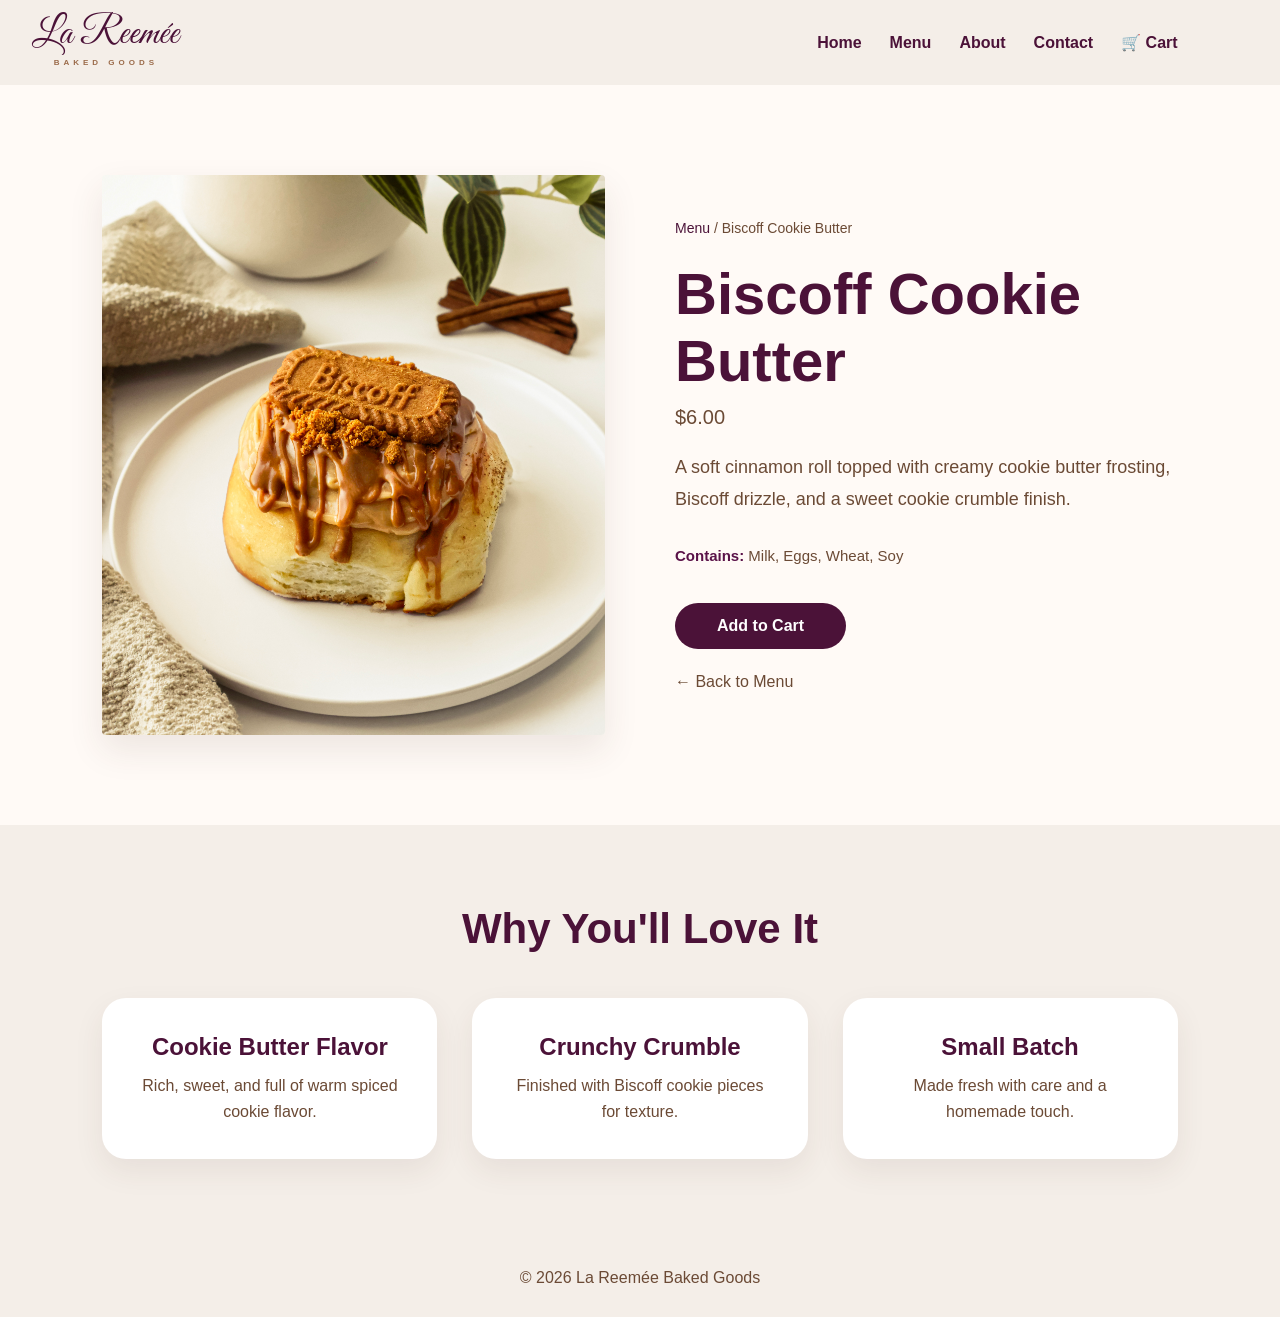
<file: biscoff.html>
<!DOCTYPE html>
<html lang="en">
<head>
    <meta charset="UTF-8">
    <meta name="viewport" content="width=device-width, initial-scale=1.0">
    <title>Biscoff Cookie Butter | La Reemée</title>

    <link rel="preconnect" href="https://fonts.googleapis.com">
    <link rel="preconnect" href="https://fonts.gstatic.com" crossorigin>

    <link href="https://fonts.googleapis.com/css2?family=Great+Vibes&display=swap" rel="stylesheet">

    <link rel="stylesheet" href="style.css">
</head>
<body>

<header class="navbar">
    <a href="index.html" class="logo">
        <div class="logo-text">La Reemée</div>
        <div class="logo-subtitle">Baked Goods</div>
    </a>

    <nav>
        <a href="index.html">Home</a>
        <a href="menu.html">Menu</a>
        <a href="about.html">About</a>
        <a href="contact.html">Contact</a>
        <a href="order.html">🛒 Cart</a>
    </nav>
</header>

<section class="product-page">

    <div class="product-image">
        <img src="images/biscofforiginal.jpg" alt="Biscoff Cookie Butter Cinnamon Roll">
    </div>

    <div class="product-info">
        <p class="breadcrumb">
            <a href="menu.html">Menu</a> / Biscoff Cookie Butter
        </p>

        <h1>Biscoff Cookie Butter</h1>

        <p class="product-price">$6.00</p>

        <p class="product-description">
            A soft cinnamon roll topped with creamy cookie butter frosting,
            Biscoff drizzle, and a sweet cookie crumble finish.
        </p>

    <div class="allergen-info">
        <strong>Contains:</strong> Milk, Eggs, Wheat, Soy
    </div>    

        <a href="order.html" class="product-btn">Add to Cart</a>

        <a href="menu.html" class="back-link">← Back to Menu</a>
    </div>

</section>

<section class="product-details">
    <h2>Why You'll Love It</h2>

    <div class="detail-grid">
        <div>
            <h3>Cookie Butter Flavor</h3>
            <p>Rich, sweet, and full of warm spiced cookie flavor.</p>
        </div>

        <div>
            <h3>Crunchy Crumble</h3>
            <p>Finished with Biscoff cookie pieces for texture.</p>
        </div>

        <div>
            <h3>Small Batch</h3>
            <p>Made fresh with care and a homemade touch.</p>
        </div>
    </div>
</section>

<footer>
    <p>© 2026 La Reemée Baked Goods</p>
</footer>

</body>
</html>
</file>
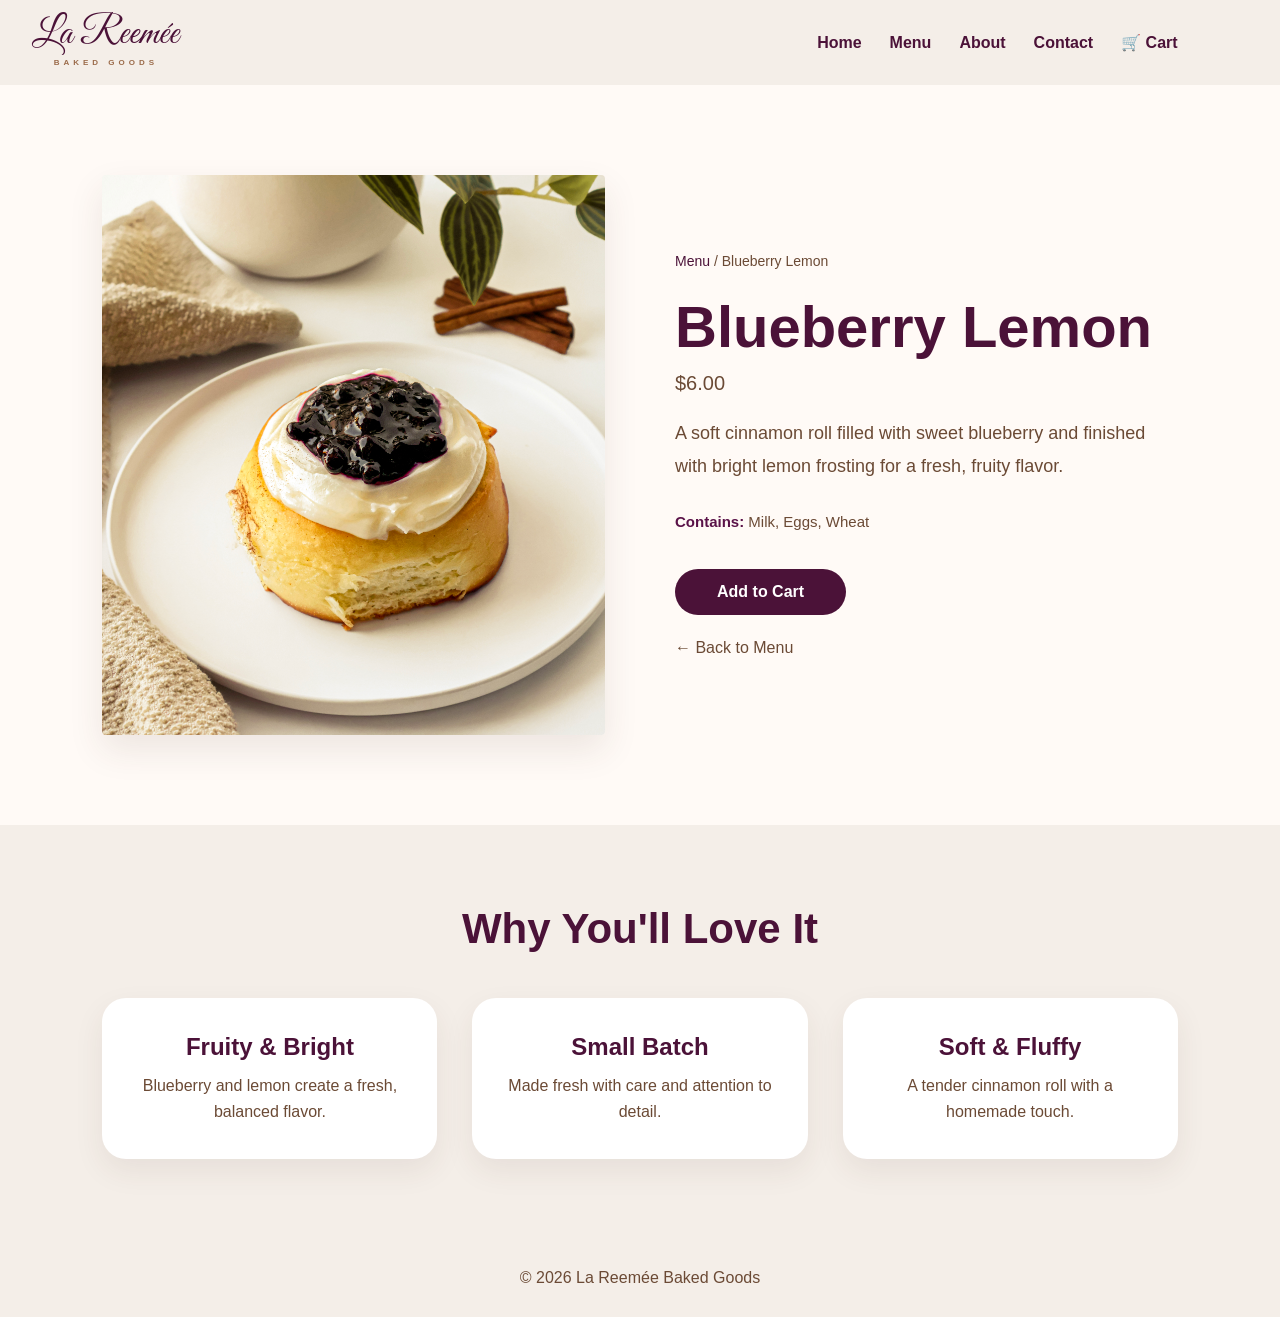
<file: blueberry-lemon.html>
<!DOCTYPE html>
<html lang="en">
<head>
    <meta charset="UTF-8">
    <meta name="viewport" content="width=device-width, initial-scale=1.0">
    <title>Blueberry Lemon | La Reemée</title>

    <link rel="preconnect" href="https://fonts.googleapis.com">
    <link rel="preconnect" href="https://fonts.gstatic.com" crossorigin>

    <link href="https://fonts.googleapis.com/css2?family=Great+Vibes&display=swap" rel="stylesheet">

    <link rel="stylesheet" href="style.css">
</head>
<body>

<header class="navbar">
    <a href="index.html" class="logo">
        <div class="logo-text">La Reemée</div>
        <div class="logo-subtitle">Baked Goods</div>
    </a>

    <nav>
        <a href="index.html">Home</a>
        <a href="menu.html">Menu</a>
        <a href="about.html">About</a>
        <a href="contact.html">Contact</a>
        <a href="order.html">🛒 Cart</a>
    </nav>
</header>

<section class="product-page">

    <div class="product-image">
        <img src="images/blueberrylemonoriginal.jpg" alt="Blueberry Lemon Cinnamon Roll">
    </div>

    <div class="product-info">
        <p class="breadcrumb">
            <a href="menu.html">Menu</a> / Blueberry Lemon
        </p>

        <h1>Blueberry Lemon</h1>

        <p class="product-price">$6.00</p>

        <p class="product-description">
            A soft cinnamon roll filled with sweet blueberry and finished with
            bright lemon frosting for a fresh, fruity flavor.
        </p>

    <div class="allergen-info">
        <strong>Contains:</strong> Milk, Eggs, Wheat
    </div>    

        <a href="order.html" class="product-btn">Add to Cart</a>

        <a href="menu.html" class="back-link">← Back to Menu</a>
    </div>

</section>

<section class="product-details">
    <h2>Why You'll Love It</h2>

    <div class="detail-grid">
        <div>
            <h3>Fruity & Bright</h3>
            <p>Blueberry and lemon create a fresh, balanced flavor.</p>
        </div>

        <div>
            <h3>Small Batch</h3>
            <p>Made fresh with care and attention to detail.</p>
        </div>

        <div>
            <h3>Soft & Fluffy</h3>
            <p>A tender cinnamon roll with a homemade touch.</p>
        </div>
    </div>
</section>

<footer>
    <p>© 2026 La Reemée Baked Goods</p>
</footer>

</body>
</html>
</file>
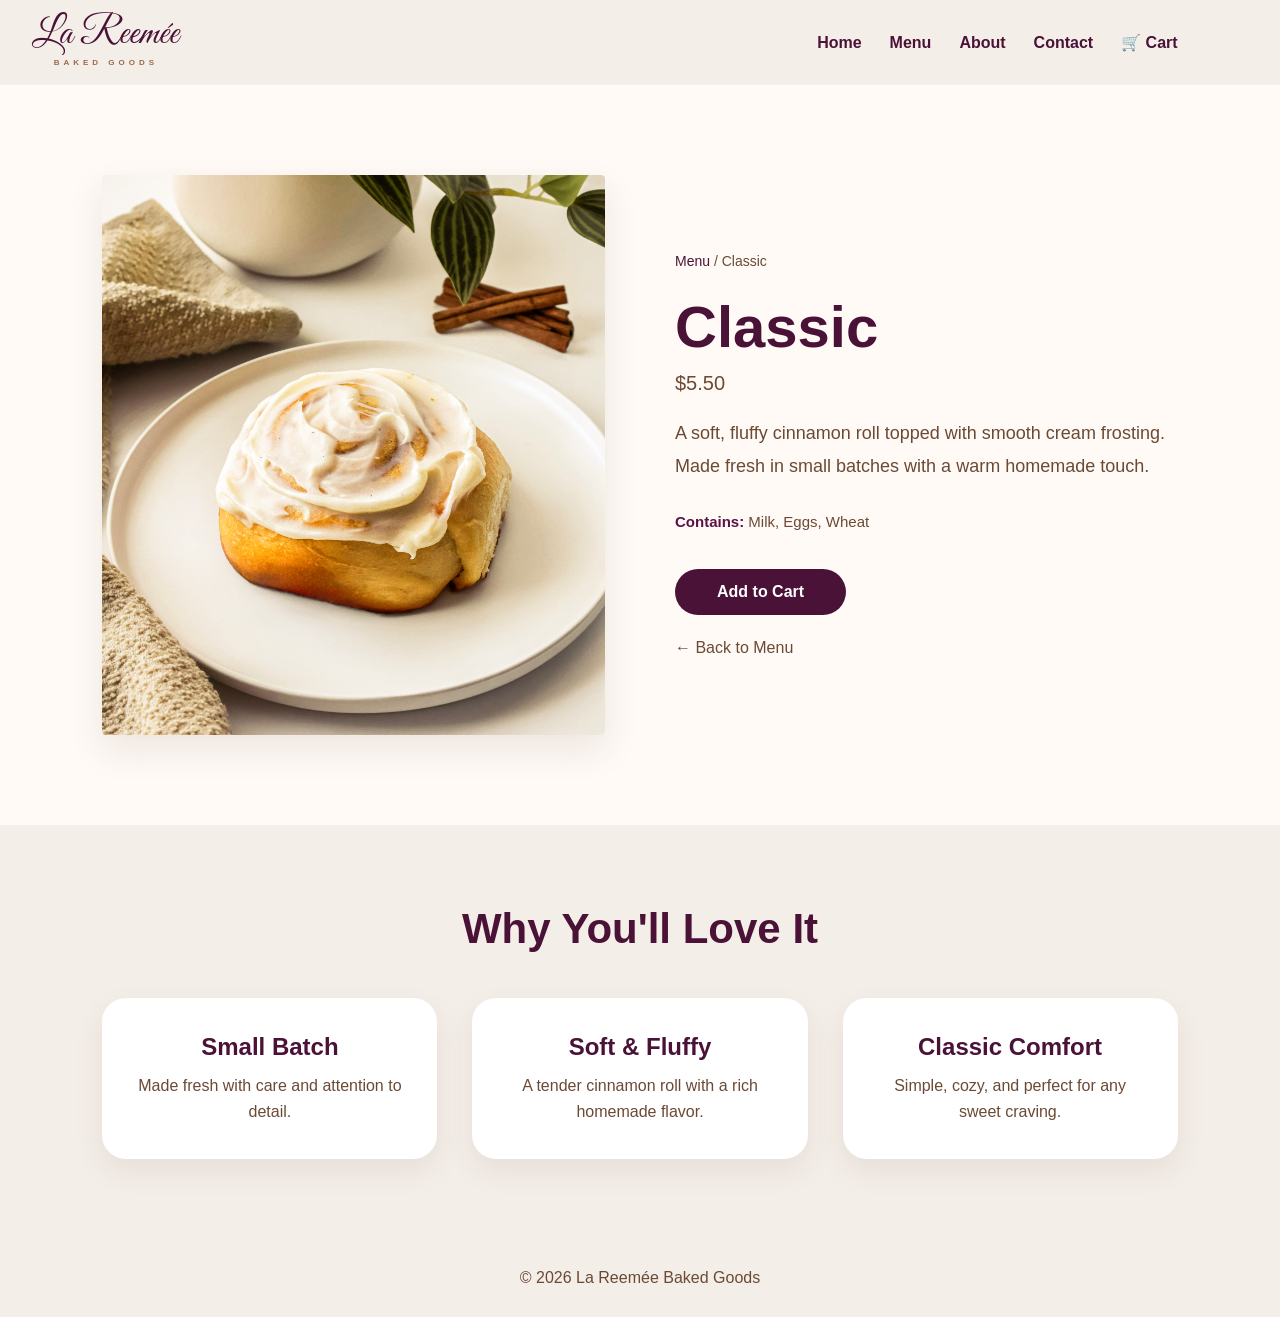
<file: classic.html>
<!DOCTYPE html>
<html lang="en">
<head>
    <meta charset="UTF-8">
    <meta name="viewport" content="width=device-width, initial-scale=1.0">
    <title>Classic | La Reemée</title>

    <link rel="preconnect" href="https://fonts.googleapis.com">
    <link rel="preconnect" href="https://fonts.gstatic.com" crossorigin>

    <link href="https://fonts.googleapis.com/css2?family=Great+Vibes&display=swap" rel="stylesheet">

    <link rel="stylesheet" href="https://cdnjs.cloudflare.com/ajax/libs/font-awesome/6.5.1/css/all.min.css">

    <link rel="stylesheet" href="style.css">
</head>
<body>

<header class="navbar">
    <a href="index.html" class="logo">
        <div class="logo-text">La Reemée</div>
        <div class="logo-subtitle">Baked Goods</div>
    </a>

    <nav>
        <a href="index.html">Home</a>
        <a href="menu.html">Menu</a>
        <a href="about.html">About</a>
        <a href="contact.html">Contact</a>
        <a href="order.html">🛒 Cart</a>
    </nav>
</header>

<section class="product-page">

    <div class="product-image">
        <img src="images/classicoriginal.jpg" alt="Classic Cinnamon Roll">
    </div>

    <div class="product-info">
        <p class="breadcrumb">
            <a href="menu.html">Menu</a> / Classic
        </p>

        <h1>Classic</h1>

        <p class="product-price">$5.50</p>

        <p class="product-description">
            A soft, fluffy cinnamon roll topped with smooth cream frosting.
            Made fresh in small batches with a warm homemade touch.
        </p>

    <div class="allergen-info">
        <strong>Contains:</strong> Milk, Eggs, Wheat
    </div>    

        <a href="order.html" class="product-btn">Add to Cart</a>

        <a href="menu.html" class="back-link">← Back to Menu</a>
    </div>

</section>

<section class="product-details">
    <h2>Why You'll Love It</h2>

    <div class="detail-grid">
        <div>
            <h3>Small Batch</h3>
            <p>Made fresh with care and attention to detail.</p>
        </div>

        <div>
            <h3>Soft & Fluffy</h3>
            <p>A tender cinnamon roll with a rich homemade flavor.</p>
        </div>

        <div>
            <h3>Classic Comfort</h3>
            <p>Simple, cozy, and perfect for any sweet craving.</p>
        </div>
    </div>
</section>

<footer>
    <p>© 2026 La Reemée Baked Goods</p>
</footer>

</body>
</html>
</file>
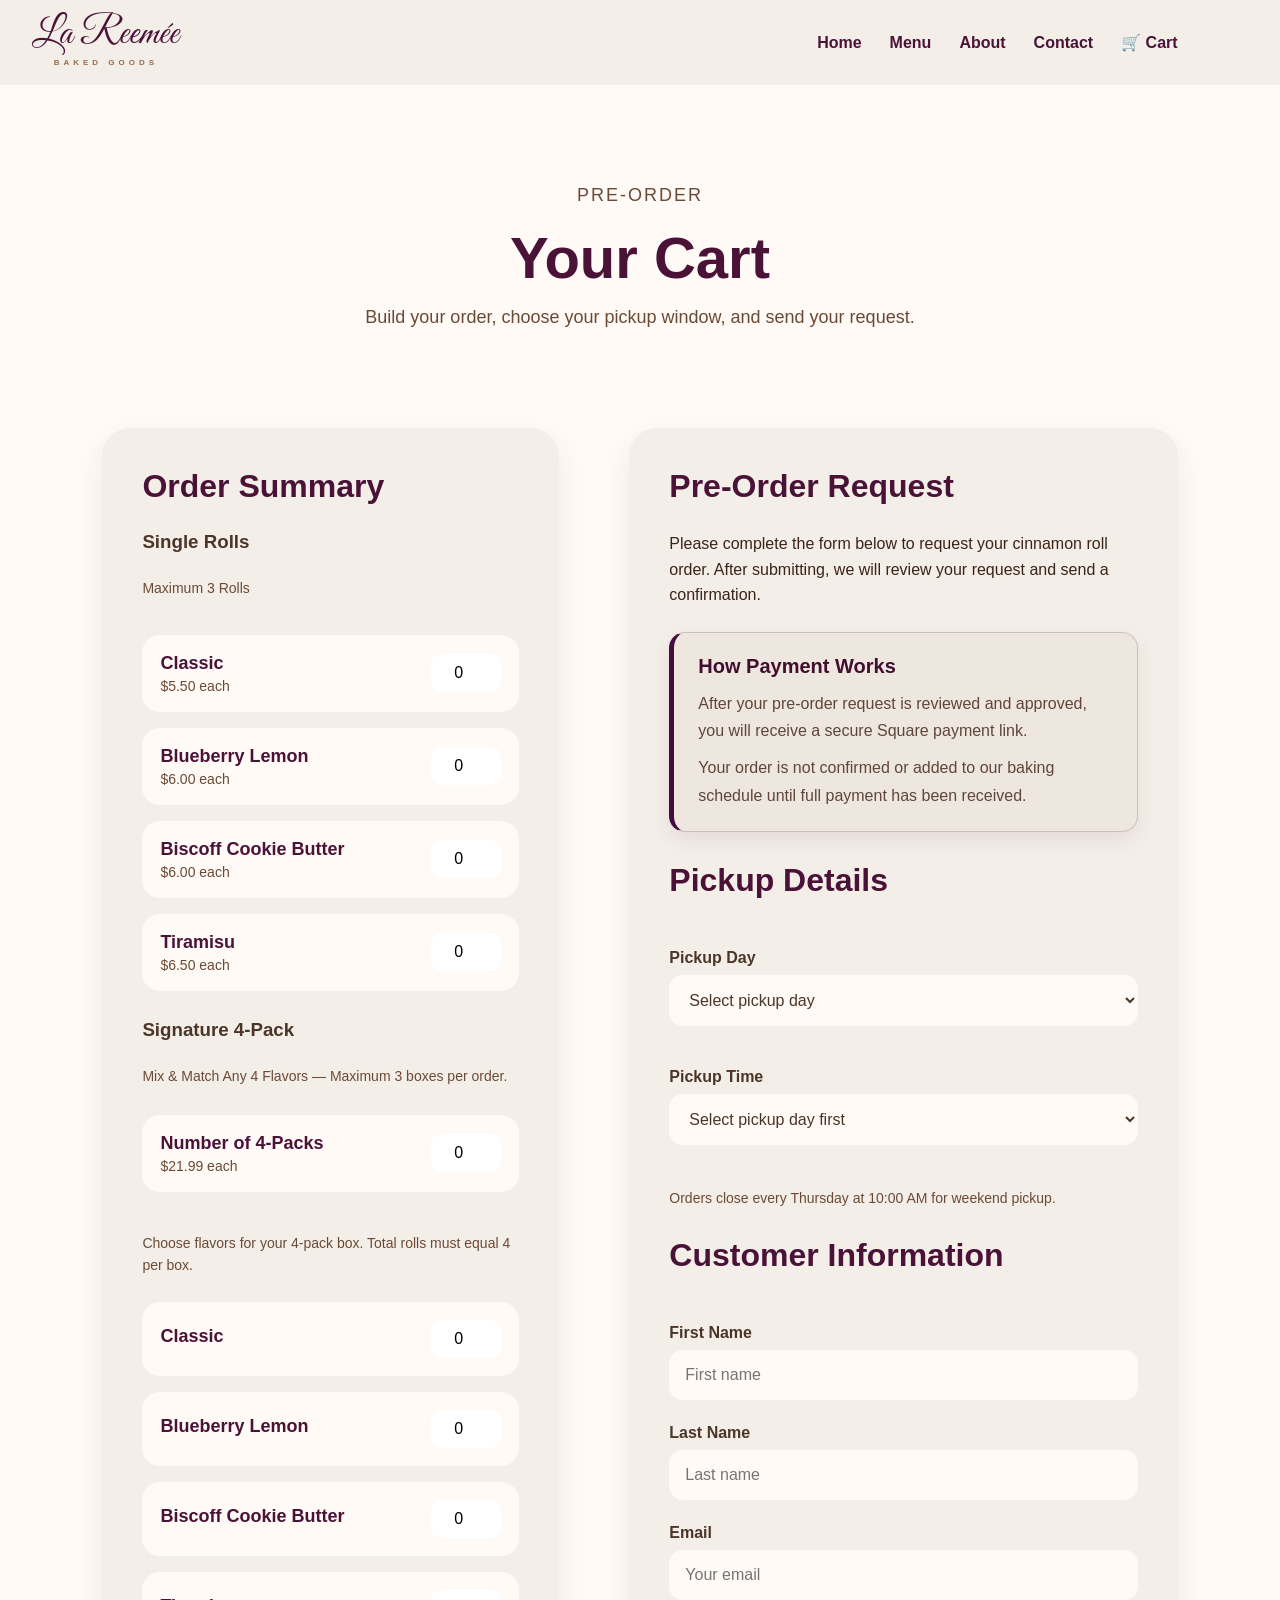
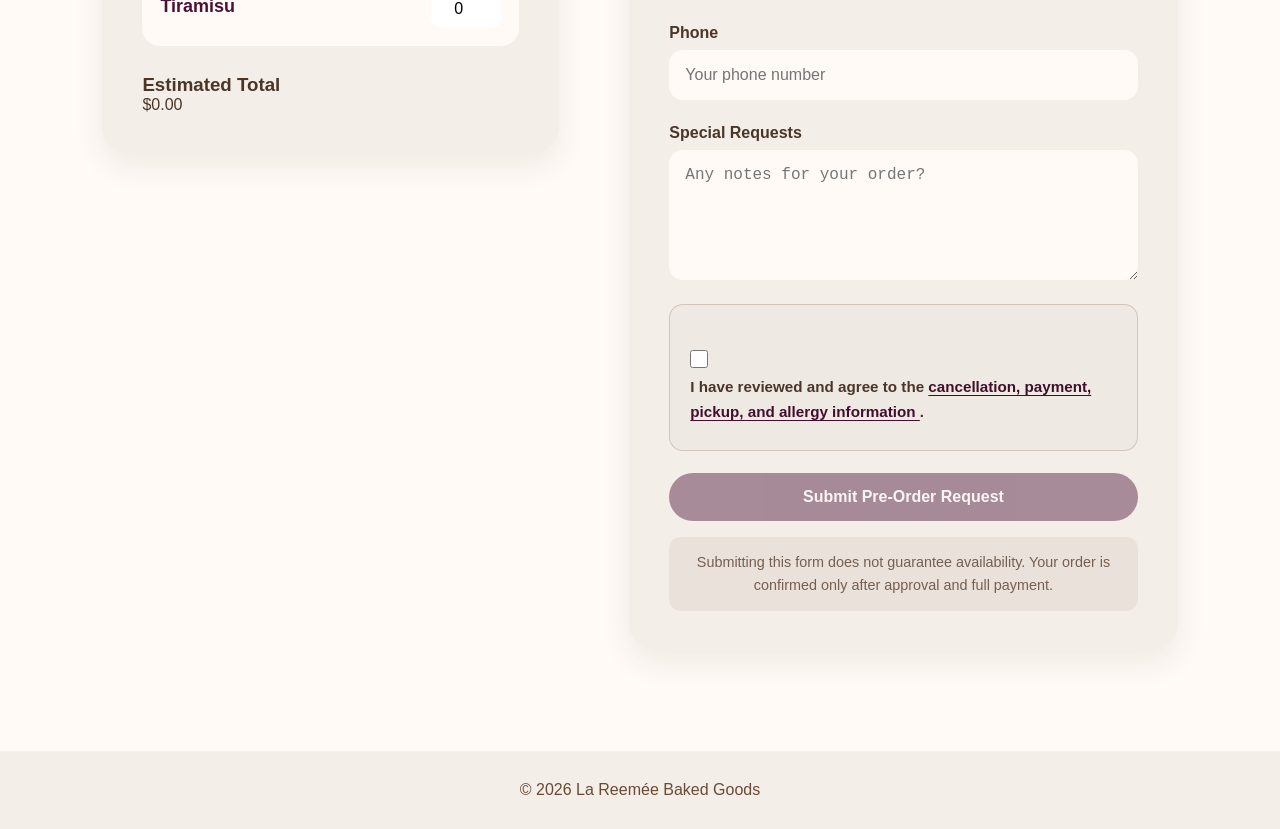
<file: order.html>
<!DOCTYPE html>
<html lang="en">
<head>
    <meta charset="UTF-8">
    <meta name="viewport" content="width=device-width, initial-scale=1.0">
    <title>Order | La Reemée</title>

    <link rel="preconnect" href="https://fonts.googleapis.com">
    <link rel="preconnect" href="https://fonts.gstatic.com" crossorigin>

    <link href="https://fonts.googleapis.com/css2?family=Great+Vibes&display=swap" rel="stylesheet">

    <link rel="stylesheet" href="style.css">
</head>
<body>

<header class="navbar">
    <a href="index.html" class="logo">
        <div class="logo-text">La Reemée</div>
        <div class="logo-subtitle">Baked Goods</div>
    </a>

    <nav>
        <a href="index.html">Home</a>
        <a href="menu.html">Menu</a>
        <a href="about.html">About</a>
        <a href="contact.html">Contact</a>
        <a href="order.html">🛒 Cart</a>
    </nav>
</header>

<section class="order-hero">
    <p class="section-label">Pre-Order</p>
    <h1>Your Cart</h1>
    <p>Build your order, choose your pickup window, and send your request.</p>
</section>

<section id="sold-out-banner" class="sold-out-banner">
    <h2>Sold Out for This Weekend</h2>
    <p>
        Thank you for your support. Our weekend preorder capacity has been reached.
        Please check back for the next available pickup weekend.
    </p>
</section>

<section class="order-page">


    <div class="cart-summary">

        <h2>Order Summary</h2>

        <h3 class="order-subtitle">Single Rolls</h3>

<p class="cart-note four-pack-description">
    Maximum 3 Rolls
</p>

        <div class="cart-item">
            <div>
                <h3>Classic</h3>
                <p>$5.50 each</p>
            </div>
            <input class="single-input" data-price="5.50" type="number" min="0" max="3" value="0">
        </div>

        <div class="cart-item">
            <div>
                <h3>Blueberry Lemon</h3>
                <p>$6.00 each</p>
            </div>
            <input class="single-input" data-price="6.00" type="number" min="0" max="3" value="0">
        </div>

        <div class="cart-item">
            <div>
                <h3>Biscoff Cookie Butter</h3>
                <p>$6.00 each</p>
            </div>
            <input class="single-input" data-price="6.00" type="number" min="0" max="3" value="0">
        </div>

        <div class="cart-item">
            <div>
                <h3>Tiramisu</h3>
                <p>$6.50 each</p>
            </div>
            <input class="single-input" data-price="6.50" type="number" min="0" max="3" value="0">
        </div>

        <p id="single-warning" class="warning-message"></p>

        <h3 class="order-subtitle">Signature 4-Pack</h3>
        <p class="cart-note">
            Mix & Match Any 4 Flavors — Maximum 3 boxes per order.
        </p>

        <div class="cart-item">
            <div>
                <h3>Number of 4-Packs</h3>
                <p>$21.99 each</p>
            </div>
            <input id="four-pack-count" type="number" min="0" max="3" value="0">
        </div>

        <div class="four-pack-builder">
            <p class="cart-note">
                Choose flavors for your 4-pack box. Total rolls must equal 4 per box.
            </p>

            <div class="cart-item">
                <div>
                    <h3>Classic</h3>
                </div>
                <input class="box-input" type="number" min="0" max="12" value="0">
            </div>

            <div class="cart-item">
                <div>
                    <h3>Blueberry Lemon</h3>
                </div>
                <input class="box-input" type="number" min="0" max="12" value="0">
            </div>

            <div class="cart-item">
                <div>
                    <h3>Biscoff Cookie Butter</h3>
                </div>
                <input class="box-input" type="number" min="0" max="12" value="0">
            </div>

            <div class="cart-item">
                <div>
                    <h3>Tiramisu</h3>
                </div>
                <input class="box-input" type="number" min="0" max="12" value="0">
            </div>

            <p id="box-warning" class="warning-message"></p>
        </div>

        <div class="estimated-total">
            <h3>Estimated Total</h3>
            <p id="order-total">$0.00</p>
        </div>

    </div>

    <form class="checkout-form"
  id="checkout-form"
  action="https://formspree.io/f/mnjyjzvg"
  method="POST">

    <h2>Pre-Order Request</h2>

    <p class="preorder-message">
        Please complete the form below to request your cinnamon roll order.
        After submitting, we will review your request and send a confirmation.
    </p>

    <div class="order-notice">
        <h3>How Payment Works</h3>

        <p>
            After your pre-order request is reviewed and approved, you will receive
            a secure Square payment link.
        </p>

        <p>
            Your order is not confirmed or added to our baking schedule until full
            payment has been received.
        </p>
    </div>

    <h2>Pickup Details</h2>

    <label for="pickup-day">Pickup Day</label>
    <select id="pickup-day" name="pickup_day" required>
        <option value="">Select pickup day</option>
        <option value="saturday">Saturday</option>
        <option value="sunday">Sunday</option>
    </select>

    <label for="pickup-time">Pickup Time</label>
    <select id="pickup-time" name="pickup_time" required>
        <option value="">Select pickup day first</option>
    </select>

    <p class="order-deadline">
        Orders close every Thursday at 10:00 AM for weekend pickup.
    </p>

    <h2>Customer Information</h2>

    <label for="customer-first-name">First Name</label>
    <input
        id="customer-first-name"
        name="customer_first_name"
        type="text"
        placeholder="First name"
        required>

    <label for="customer-last-name">Last Name</label>
    <input
        id="customer-last-name"
        name="customer_last_name"
        type="text"
        placeholder="Last name"
        required>

    <label for="customer-email">Email</label>
    <input
        id="customer-email"
        name="customer_email"
        type="email"
        placeholder="Your email"
        required>

    <label for="customer-phone">Phone</label>
    <input
        id="customer-phone"
        name="customer_phone"
        type="tel"
        placeholder="Your phone number"
        required>

    <label for="order-notes">Special Requests</label>
    <textarea
        id="order-notes"
        name="order_notes"
        placeholder="Any notes for your order?"></textarea>

    <input type="hidden" name="_subject" value="New La Reemée Pre-Order Request">
    <input type="hidden" name="estimated_total" id="hidden-total">
    <input type="hidden" name="order_summary" id="hidden-order-summary">

    <div class="policy-agreement">

        <label class="policy-checkbox">

            <input
            type="checkbox"
            name="policy_acknowledgment"
            value="Agreed"
            required>

            <span>
                I have reviewed and agree to the
                <a href="index.html#faq" target="_blank">
                    cancellation, payment, pickup, and allergy information
                </a>.
            </span>

        </label>

    </div>

    <button id="submit-order" type="submit">Submit Pre-Order Request</button>

    <p class="confirmation-note">
        Submitting this form does not guarantee availability.
        Your order is confirmed only after approval and full payment.
    </p>

</form>

</section>

<footer>
    <p>© 2026 La Reemée Baked Goods</p>
</footer>

<script>
    const isSoldOut = false;
    const soldOutBanner = document.getElementById("sold-out-banner");
    const pickupDay = document.getElementById("pickup-day");
    const pickupTime = document.getElementById("pickup-time");

    const pickupTimes = {
        saturday: [
            "10:00 AM", "10:30 AM", "11:00 AM", "11:30 AM",
            "12:00 PM", "12:30 PM", "1:00 PM", "1:30 PM",
            "2:00 PM", "2:30 PM", "3:00 PM", "3:30 PM", "4:00 PM", "4:30 PM"
        ],
        sunday: [
            "10:00 AM", "10:30 AM", "11:00 AM", "11:30 AM",
            "12:00 PM", "12:30 PM", "1:00 PM", "1:30 PM",
            "2:00 PM", "2:30 PM", "3:00 PM", "3:30 PM", "4:00 PM", "4:30 PM"
        ]
    };

    pickupDay.addEventListener("change", function () {
        const selectedDay = pickupDay.value;
        pickupTime.innerHTML = "";

        if (!selectedDay) {
            pickupTime.innerHTML = '<option value="">Select pickup day first</option>';
            return;
        }

        pickupTime.innerHTML = '<option value="">Select pickup time</option>';

        pickupTimes[selectedDay].forEach(function (time) {
            const option = document.createElement("option");
            option.value = time;
            option.textContent = time;
            pickupTime.appendChild(option);
        });
    });

    const singleInputs = document.querySelectorAll(".single-input");
    const boxInputs = document.querySelectorAll(".box-input");
    const fourPackCount = document.getElementById("four-pack-count");
    const orderTotal = document.getElementById("order-total");
    const singleWarning = document.getElementById("single-warning");
    const boxWarning = document.getElementById("box-warning");
    const submitOrder = document.getElementById("submit-order");
    const checkoutForm = document.getElementById("checkout-form");
    const hiddenTotal = document.getElementById("hidden-total");
    const hiddenOrderSummary = document.getElementById("hidden-order-summary");

    let currentOrderIsValid = false;

    function updateTotal() {
        let singlesTotal = 0;
        let singlesCount = 0;
        let orderIsValid = true;

        singleInputs.forEach(function (input) {
            let quantity = Number(input.value);

            if (quantity < 0) {
                quantity = 0;
                input.value = 0;
            }

            const price = Number(input.dataset.price);

            singlesCount += quantity;
            singlesTotal += quantity * price;
        });

        if (singlesCount > 3) {
            singleWarning.textContent = "Single-roll orders are limited to 3 total. For 4 or more rolls, please order a Signature 4-Pack.";
            orderIsValid = false;
        } else {
            singleWarning.textContent = "";
        }

        let boxCount = Number(fourPackCount.value);

        if (boxCount < 0) {
            boxCount = 0;
            fourPackCount.value = 0;
        }

        if (boxCount > 3) {
            boxCount = 3;
            fourPackCount.value = 3;
        }

        let boxRollTotal = 0;

        boxInputs.forEach(function (input) {
            let quantity = Number(input.value);

            if (quantity < 0) {
                quantity = 0;
                input.value = 0;
            }

            if (quantity > 12) {
                quantity = 12;
                input.value = 12;
            }

            boxRollTotal += quantity;
        });

        const requiredBoxRolls = boxCount * 4;

        if (boxRollTotal > 12) {
            boxWarning.textContent = "Signature 4-Pack flavor selections are limited to 12 rolls total.";
            orderIsValid = false;
        } else if (boxCount > 0 && boxRollTotal !== requiredBoxRolls) {
            boxWarning.textContent = "Your 4-pack flavors must total " + requiredBoxRolls + " rolls.";
            orderIsValid = false;
        } else if (boxCount === 0 && boxRollTotal > 0) {
            boxWarning.textContent = "Please select the number of 4-packs before choosing box flavors.";
            orderIsValid = false;
        } else {
            boxWarning.textContent = "";
        }

        const fourPackTotal = boxCount * 21.99;
        const total = singlesTotal + fourPackTotal;

        orderTotal.textContent = "$" + total.toFixed(2);
        hiddenTotal.value = "$" + total.toFixed(2);

        if (total === 0) {
    orderIsValid = false;
}

/* SOLD OUT CHECK */

const orderPage = document.querySelector(".order-page");

if (isSoldOut) {
    soldOutBanner.style.display = "block";
    orderPage.style.display = "none";
    orderIsValid = false;
} else {
    soldOutBanner.style.display = "none";
    orderPage.style.display = "grid";
}

currentOrderIsValid = orderIsValid;
submitOrder.disabled = !orderIsValid;

if (!orderIsValid) {
    submitOrder.classList.add("disabled-btn");
} else {
    submitOrder.classList.remove("disabled-btn");
}

}

    singleInputs.forEach(function (input) {
        input.addEventListener("input", updateTotal);
    });

    boxInputs.forEach(function (input) {
        input.addEventListener("input", updateTotal);
    });

    fourPackCount.addEventListener("input", updateTotal);

checkoutForm.addEventListener("submit", async function (event) {
    event.preventDefault();

    if (!checkoutForm.checkValidity()) {
        checkoutForm.reportValidity();
        return;
    }

    updateTotal();

    if (!currentOrderIsValid) {
        alert("Please fix the order limits before submitting.");
        return;
    }

    let summary = "";

    summary += "SINGLES\n";

    if (Number(singleInputs[0].value) > 0) {
        summary += "Classic: " + singleInputs[0].value + "\n";
    }

    if (Number(singleInputs[1].value) > 0) {
        summary += "Blueberry Lemon: " + singleInputs[1].value + "\n";
    }

    if (Number(singleInputs[2].value) > 0) {
        summary += "Biscoff Cookie Butter: " + singleInputs[2].value + "\n";
    }

    if (Number(singleInputs[3].value) > 0) {
        summary += "Tiramisu: " + singleInputs[3].value + "\n";
    }

    if (
        Number(singleInputs[0].value) === 0 &&
        Number(singleInputs[1].value) === 0 &&
        Number(singleInputs[2].value) === 0 &&
        Number(singleInputs[3].value) === 0
    ) {
        summary += "No single rolls selected.\n";
    }

    summary += "\nSIGNATURE 4-PACK\n";

    if (Number(fourPackCount.value) > 0) {
        summary += "Number of 4-Packs: " + fourPackCount.value + "\n";

        if (Number(boxInputs[0].value) > 0) {
            summary += "Classic: " + boxInputs[0].value + "\n";
        }

        if (Number(boxInputs[1].value) > 0) {
            summary += "Blueberry Lemon: " + boxInputs[1].value + "\n";
        }

        if (Number(boxInputs[2].value) > 0) {
            summary += "Biscoff Cookie Butter: " + boxInputs[2].value + "\n";
        }

        if (Number(boxInputs[3].value) > 0) {
            summary += "Tiramisu: " + boxInputs[3].value + "\n";
        }
    } else {
        summary += "No Signature 4-Pack selected.\n";
    }

    summary += "\nPICKUP\n";
    summary += "Pickup Day: " + pickupDay.options[pickupDay.selectedIndex].text + "\n";
    summary += "Pickup Time: " + pickupTime.value + "\n\n";

    summary += "TOTAL\n";
    summary += orderTotal.textContent;

    hiddenOrderSummary.value = summary;

    const formData = new FormData(checkoutForm);

    try {
        const response = await fetch(checkoutForm.action, {
            method: "POST",
            body: formData,
            headers: {
                "Accept": "application/json"
            }
        });

        if (response.ok) {
            window.location.href = "thank-you.html";
        } else {
            alert("Something went wrong. Please try again.");
        }
    } catch (error) {
        alert("There was a connection problem. Please try again.");
    }
});

    updateTotal();
</script>

</body>
</html>
</file>
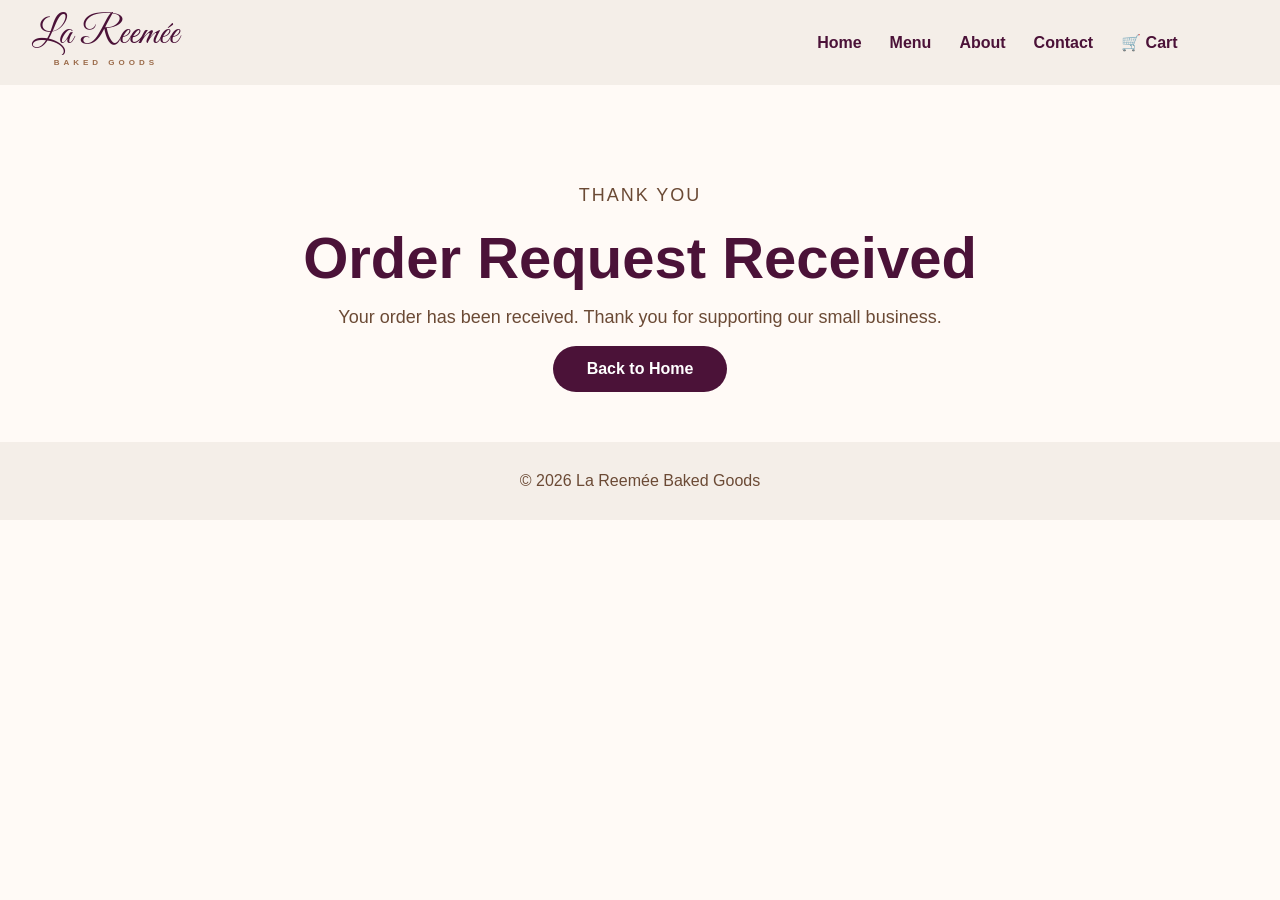
<file: thank-you.html>
<!DOCTYPE html>
<html lang="en">
<head>
    <meta charset="UTF-8">
    <meta name="viewport" content="width=device-width, initial-scale=1.0">
    <title>Thank You | La Reemée</title>
    <link href="https://fonts.googleapis.com/css2?family=Great+Vibes&display=swap" rel="stylesheet">
    <link rel="stylesheet" href="style.css">
</head>
<body>

<header class="navbar">
    <a href="index.html" class="logo">
        <div class="logo-text">La Reemée</div>
        <div class="logo-subtitle">Baked Goods</div>
    </a>

    <nav>
        <a href="index.html">Home</a>
        <a href="menu.html">Menu</a>
        <a href="about.html">About</a>
        <a href="contact.html">Contact</a>
        <a href="order.html">🛒 Cart</a>
    </nav>
</header>

<section class="order-hero">
    <p class="section-label">Thank You</p>
    <h1>Order Request Received</h1>
    <p>
        Your order has been received. Thank you for supporting our small business.
    </p>

    <br>

    <a href="index.html" class="preorder-btn">Back to Home</a>
</section>

<footer>
    <p>© 2026 La Reemée Baked Goods</p>
</footer>

</body>
</html>
</file>
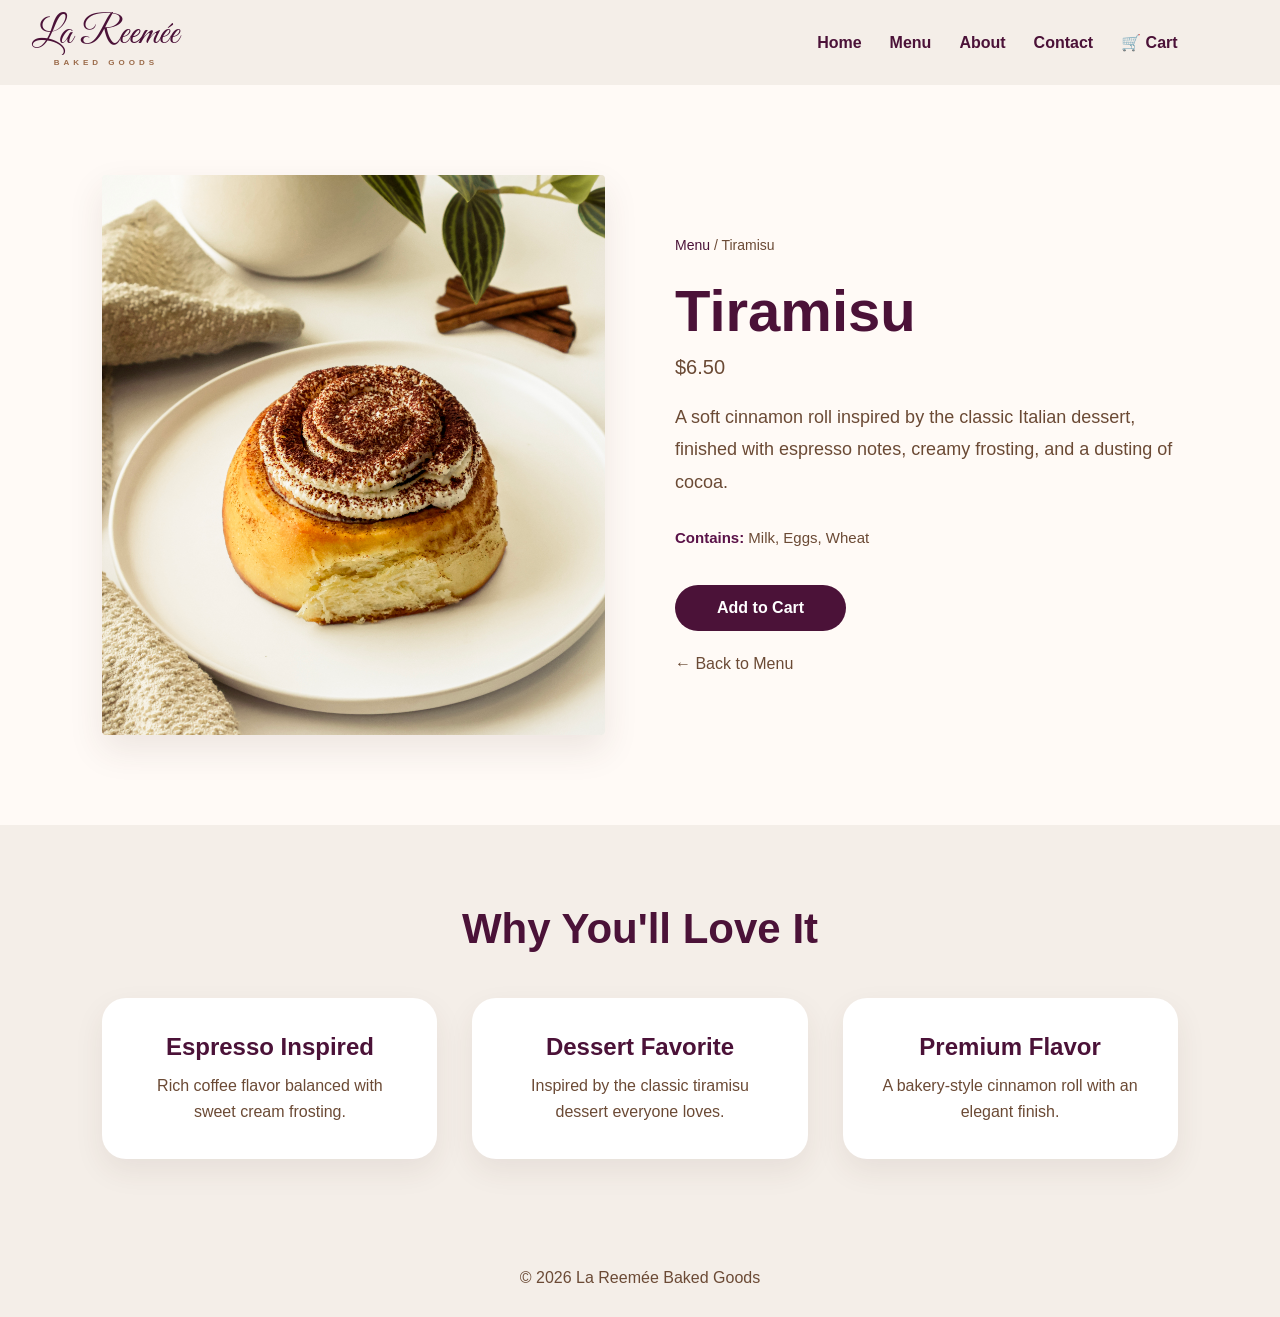
<file: tiramisu.html>
<!DOCTYPE html>
<html lang="en">
<head>
    <meta charset="UTF-8">
    <meta name="viewport" content="width=device-width, initial-scale=1.0">
    <title>Tiramisu | La Reemée</title>

    <link rel="preconnect" href="https://fonts.googleapis.com">
    <link rel="preconnect" href="https://fonts.gstatic.com" crossorigin>

    <link href="https://fonts.googleapis.com/css2?family=Great+Vibes&display=swap" rel="stylesheet">

    <link rel="stylesheet" href="style.css">
</head>
<body>

<header class="navbar">
    <a href="index.html" class="logo">
        <div class="logo-text">La Reemée</div>
        <div class="logo-subtitle">Baked Goods</div>
    </a>

    <nav>
        <a href="index.html">Home</a>
        <a href="menu.html">Menu</a>
        <a href="about.html">About</a>
        <a href="contact.html">Contact</a>
        <a href="order.html">🛒 Cart</a>
    </nav>
</header>

<section class="product-page">

    <div class="product-image">
        <img src="images/tiramisuoriginal.jpg" alt="Tiramisu Cinnamon Roll">
    </div>

    <div class="product-info">
        <p class="breadcrumb">
            <a href="menu.html">Menu</a> / Tiramisu
        </p>

        <h1>Tiramisu</h1>

        <p class="product-price">$6.50</p>

        <p class="product-description">
            A soft cinnamon roll inspired by the classic Italian dessert,
            finished with espresso notes, creamy frosting, and a dusting of cocoa.
        </p>

    <div class="allergen-info">
        <strong>Contains:</strong> Milk, Eggs, Wheat
    </div>    

        <a href="order.html" class="product-btn">Add to Cart</a>

        <a href="menu.html" class="back-link">← Back to Menu</a>
    </div>

</section>

<section class="product-details">
    <h2>Why You'll Love It</h2>

    <div class="detail-grid">
        <div>
            <h3>Espresso Inspired</h3>
            <p>Rich coffee flavor balanced with sweet cream frosting.</p>
        </div>

        <div>
            <h3>Dessert Favorite</h3>
            <p>Inspired by the classic tiramisu dessert everyone loves.</p>
        </div>

        <div>
            <h3>Premium Flavor</h3>
            <p>A bakery-style cinnamon roll with an elegant finish.</p>
        </div>
    </div>
</section>

<footer>
    <p>© 2026 La Reemée Baked Goods</p>
</footer>

</body>
</html>
</file>
<file: style.css>
* {
    margin: 0;
    padding: 0;
    box-sizing: border-box;
}

body {
    font-family: Arial, sans-serif;
    background: #fffaf6;
    color: #4b3527;
}

/* NAVIGATION */

.navbar {
    width: 100%;
    padding: 18px 8%;
    background: #f4eee8;
    display: flex;
    justify-content: space-between;
    align-items: center;
}

.logo {
    text-decoration: none;
    display: flex;
    flex-direction: column;
    align-items: center;
    position: relative;
    left: -70px;
}

.logo-text {
    font-family: 'Great Vibes', cursive;
    font-size: 38px;
    color: #4b1238;
    line-height: 0.9;
    white-space: nowrap;
}

.logo-subtitle {
    font-family: Arial, sans-serif;
    font-size: 8px;
    font-weight: 700;
    letter-spacing: 4px;
    text-transform: uppercase;
    color: #9b6b4a;
    margin-top: 6px;
}

nav {
    display: flex;
    align-items: center;
    gap: 28px;
}

nav a {
    text-decoration: none;
    color: #4b1238;
    font-weight: 600;
    font-size: 16px;
}

nav a:hover {
    color: #9b6b4a;
}

/* HOME HERO */

.hero {
    min-height: 750px;
    background:
        linear-gradient(
            rgba(255, 250, 246, 0.08),
            rgba(255, 250, 246, 0.25)
        ),
        url("images/roll-with-coffee.jpg");
    background-size: cover;
    background-position: center;
    background-repeat: no-repeat;
    display: flex;
    align-items: center;
    padding-left: 8%;
    padding-right: 8%;
}

.hero-content {
    max-width: 500px;
    margin-left: -60px;
    margin-top: 80px;
}

.small-title,
.section-label {
    color: #9b6b4a;
    letter-spacing: 2px;
    text-transform: uppercase;
    font-size: 14px;
    margin-bottom: 18px;
}

.small-title {
    color: #8a6851;
    font-size: 18px;
    font-weight: 700;
    letter-spacing: 3px;
    text-transform: uppercase;
    margin-bottom: 25px;

    text-shadow:
        0 2px 8px rgba(255, 250, 246, 1),
        0 0 15px rgba(255, 250, 246, 1);
}

.hero h1 {
    font-size: 72px;
    line-height: 1.05;
    color: #4b1238;
    margin-bottom: 20px;
}

.hero-text {
    font-size: 22px;
    line-height: 1.8;
    color: #6b4a35;
    max-width: 560px;
}
 

/* FEATURED FLAVORS */

.featured {
    padding: 85px 8%;
    text-align: center;
}

.featured h2 {
    font-size: 46px;
    margin-bottom: 60px;
}

.flavor-grid {
    display: grid;
    grid-template-columns: repeat(4, 1fr);
    gap: 34px;
}

.flavor-link {
    text-decoration: none;
    color: inherit;
    display: block;
}

.flavor-card {
    height: 100%;
    background: white;
    padding: 28px 22px 34px;
    border-radius: 28px;
    box-shadow: 0 12px 30px rgba(75, 53, 39, 0.10);
    transition: all 0.3s ease;
    cursor: pointer;

    display: flex;
    flex-direction: column;
}

.flavor-card:hover {
    transform: translateY(-8px);
    box-shadow: 0 18px 38px rgba(75, 53, 39, 0.16);
}

.circle-image {
    width: 210px;
    height: 210px;
    border-radius: 50%;
    overflow: hidden;
    margin: 0 auto 24px;
}

.circle-image img {
    width: 100%;
    height: 100%;
    object-fit: cover;
    display: block;
    transition: transform 0.3s ease;
}

.flavor-card:hover .circle-image img {
    transform: scale(1.08);
}

.flavor-card h3 {
    font-size: 26px;
    margin-bottom: 10px;
    min-height: 70px;
}

.flavor-card p {
    font-size: 15px;
    line-height: 1.6;
    color: #6b4a35;
    margin-top: auto;
}

/* ABOUT PAGE */

.about-hero {
    padding: 110px 8%;
    text-align: center;
    background: #fffaf6;
}

.about-hero h1 {
    font-size: 58px;
    color: #4b1238;
    margin-bottom: 18px;
}

.about-hero p {
    max-width: 720px;
    margin: 0 auto;
    font-size: 20px;
    line-height: 1.7;
    color: #6b4a35;
}

.about-story {
    padding: 90px 8%;
    display: grid;
    grid-template-columns: 1fr 1.2fr;
    gap: 80px;
    align-items: center;
    background: #f4eee8;
}

.story-images {
    display: flex;
    flex-direction: column;
    gap: 40px;
}

.story-images img {
    width: 100%;
    max-width: 550px;
    height: 750px;
    object-fit: cover;
    display: block;
    border-radius: 30px;
    box-shadow: 0 15px 35px rgba(0,0,0,.10);
    margin: 0 auto;
}


.story-text h2 {
    font-size: 42px;
    color: #4b1238;
    margin-bottom: 24px;
}

.story-text p {
    font-size: 18px;
    line-height: 1.8;
    color: #6b4a35;
    margin-bottom: 18px;
}

/* CONTACT SECTION */

.contact-section {
    background: #d8c7b8;
    padding: 90px 8%;
}

.contact-wrapper {
    max-width: 760px;
    margin: 0 auto;
}

.contact-heading {
    text-align: center;
    margin-bottom: 55px;
}

.contact-heading h2 {
    font-size: 58px;
    font-weight: 400;
    color: #4b1238;
    margin-bottom: 14px;
}

.contact-heading p {
    font-size: 18px;
    color: #6b4a35;
}

.contact-form {
    display: flex;
    flex-direction: column;
}

.contact-form label {
    font-weight: 600;
    color: #4b3527;
    margin-bottom: 10px;
    margin-top: 22px;
}

.name-row {
    display: grid;
    grid-template-columns: 1fr 1fr;
    gap: 14px;
}

.name-field span {
    display: block;
    font-size: 14px;
    color: #6b4a35;
    margin-bottom: 8px;
}

.contact-form input,
.contact-form textarea {
    width: 100%;
    border: none;
    border-radius: 10px;
    padding: 16px;
    font-size: 16px;
    background: #fffaf6;
    color: #4b3527;
}

.contact-form textarea {
    min-height: 130px;
    resize: vertical;
}

.contact-form button {
    margin: 28px auto 0;
    width: 110px;
    border: none;
    border-radius: 40px;
    padding: 15px 28px;
    background: #4b1238;
    color: white;
    font-size: 16px;
    cursor: pointer;
}

.contact-form button:hover {
    background: #9b6b4a;
}

/* FOOTER */

footer {
    background: #f4eee8;
    text-align: center;
    padding: 30px;
    color: #6b4a35;
}

/* TABLET */

@media (max-width: 900px) {
    .navbar {
        padding: 18px 6%;
        flex-direction: column;
        gap: 18px;
        text-align: center;
    }

    .logo {
        min-width: auto;
        align-items: center;
    }

    .logo-text {
        font-size: 58px;
        white-space: nowrap;
    }

    .logo-subtitle {
        font-size: 10px;
        letter-spacing: 4px;
    }

    nav {
        justify-content: center;
        flex-wrap: wrap;
        gap: 22px;
    }

    .hero {
        min-height: 650px;
        padding: 70px 7%;
        background-position: center right;
    }

    .hero-content {
        max-width: 430px;
    }

    .hero h1 {
        font-size: 48px;
    }

    .hero-text {
        font-size: 18px;
    }

    .flavor-grid {
        grid-template-columns: repeat(2, 1fr);
    }

    .about-story,
    .contact-section {
        grid-template-columns: 1fr;
    }

    .contact-text h2 {
        font-size: 42px;
    }

    .about-hero h1 {
        font-size: 42px;
    }
}

/* PHONE */

@media (max-width: 600px) {
    .navbar {
        padding: 18px 5%;
    }

    .logo-text {
        font-size: 48px;
        white-space: nowrap;
    }

    .logo-subtitle {
        font-size: 9px;
        letter-spacing: 3px;
    }

    nav {
        gap: 14px;
    }

    nav a {
        font-size: 15px;
    }

    .hero {
        min-height: 560px;
        padding: 50px 6%;
        background-position: center;
    }

    .hero-content {
    max-width: 300px;
    background: rgba(255, 250, 246, 0.93);
    padding: 22px;
    border-radius: 16px;
    box-shadow: 0 10px 30px rgba(0,0,0,.08);
    margin-top: 180px;
    margin-left: 0;
}

    .small-title {
        font-size: 12px;
        letter-spacing: 1.5px;
    }

    .hero h1 {
        font-size: 38px;
    }

    .hero-text {
        font-size: 16px;
        line-height: 1.6;
    }

    .flavor-grid {
        grid-template-columns: 1fr;
    }

    .circle-image {
        width: 230px;
        height: 230px;
    }

    .about-hero {
        padding: 80px 6%;
    }

    .about-story,
    .contact-section {
        padding: 70px 6%;
    }

    .story-text h2,
    .contact-text h2 {
        font-size: 34px;
    }

    .story-text p,
    .contact-text p {
        font-size: 16px;
    }
}
/* SOCIAL SECTION */

.social-section {
    padding: 60px 8% 90px;
    text-align: center;
    background: #fffaf6;
}

.social-section h2 {
    font-size: 46px;
    color: #4b1238;
    margin-bottom: 14px;
}

.social-section p {
    font-size: 18px;
    color: #6b4a35;
}

.social-grid {
    display: grid;
    grid-template-columns: repeat(2, 250px);
    justify-content: center;
    gap: 28px;
    margin: 45px auto 0;
}

.social-card {
    text-decoration: none;
    color: inherit;
    background: white;
    padding: 30px 20px;
    border-radius: 24px;
    box-shadow: 0 10px 24px rgba(75,53,39,.10);
    transition: all .3s ease;
}

.social-card:hover {
    transform: translateY(-6px);
    box-shadow: 0 16px 32px rgba(75,53,39,.16);
}

.social-card i {
    font-size: 46px;
    color: #4b1238;
    margin-bottom: 14px;
}

.social-card h3 {
    font-size: 22px;
    margin-bottom: 6px;
    color: #4b1238;
}

.social-card p {
    color: #9b6b4a;
    font-size: 15px;
}

@media (max-width: 900px) {
    .social-grid {
        grid-template-columns: 1fr;
    }
}
/* HOME ABOUT PREVIEW */

.home-about-preview {
    padding: 85px 8%;
    text-align: center;
    background: #f4eee8;
}

.home-about-preview h2 {
    font-size: 44px;
    color: #4b1238;
    margin-bottom: 20px;
}

.home-about-preview p {
    max-width: 680px;
    margin: 0 auto 30px;
    font-size: 18px;
    line-height: 1.8;
    color: #6b4a35;
}

.learn-more-btn {
    display: inline-block;
    text-decoration: none;
    background: #4b1238;
    color: white;
    padding: 14px 32px;
    border-radius: 40px;
    font-weight: 600;
    transition: 0.3s ease;
}

.learn-more-btn:hover {
    background: #9b6b4a;
    transform: translateY(-3px);
}
/* HOME ABOUT PREVIEW */

.home-about-preview {
    padding: 90px 8% 55px;
    background: #fffaf6;
    display: grid;
    grid-template-columns: 1fr 1fr;
    gap: 70px;
    align-items: center;
}

.preview-image img {
    width: 100%;
    height: 100%;
    object-fit: cover;
    object-position: center 25%;
    display: block;
    border-radius: 30px;
}

.preview-content {
    max-width: 520px;
}

.preview-content h2 {
    font-size: 52px;
    line-height: 1.1;
    color: #4b1238;
    margin-bottom: 20px;
}

.preview-content p {
    font-size: 18px;
    line-height: 1.7;
    color: #6b4a35;
    margin-bottom: 28px;
}

.learn-more-btn {
    display: inline-block;
    background: #4b1238;
    color: white;
    text-decoration: none;
    padding: 14px 32px;
    border-radius: 40px;
    font-weight: 600;
}

.learn-more-btn:hover {
    background: #9b6b4a;
}

@media (max-width: 900px) {
    .home-about-preview {
        grid-template-columns: 1fr;
        text-align: center;
    }

    .preview-image img {
        margin: 0 auto;
        height: auto;
    }

    .preview-content {
        margin: 0 auto;
    }
}
/* MENU PAGE */

.menu-hero {
    padding: 90px 8% 40px;
    text-align: center;
    background: #fffaf6;
}

.menu-hero h1 {
    font-size: 54px;
    color: #4b1238;
    margin-bottom: 14px;
}

.menu-hero p {
    font-size: 18px;
    color: #6b4a35;
}

.menu-gallery {
    padding: 35px 12% 100px;
    background: #fffaf6;
    display: grid;
    grid-template-columns: repeat(2, 1fr);
    column-gap: 28px;
    row-gap: 70px;
}

.menu-item {
    text-align: left;
}

.menu-item img {
    width: 100%;
    height: 450px;
    object-fit: cover;
    object-position: center 60%
}

.menu-item img:hover {
    transform: translateY(-5px);
}

.menu-item h2 {
    font-size: 22px;
    color: #4b1238;
    margin-top: 16px;
    margin-bottom: 4px;
}

.menu-price {
    font-size: 18px;
    color: #6b4a35;
    margin-bottom: 0;
}

@media (max-width: 800px) {
    .menu-gallery {
        grid-template-columns: 1fr;
        padding: 35px 8% 80px;
    }

    .menu-item img {
        height: 340px;
    }

    .menu-hero h1 {
        font-size: 42px;
    }
}
/* PRODUCT PAGE */

.product-page {
    padding: 90px 8%;
    background: #fffaf6;
    display: grid;
    grid-template-columns: 1fr 1fr;
    gap: 70px;
    align-items: center;
}

.product-image img {
    width: 100%;
    height: 560px;
    object-fit: cover;
    display: block;
    border-radius: 4px;
    box-shadow: 0 15px 35px rgba(75, 53, 39, 0.10);
}

.product-info {
    max-width: 520px;
}

.breadcrumb {
    font-size: 14px;
    color: #6b4a35;
    margin-bottom: 24px;
}

.breadcrumb a {
    color: #4b1238;
    text-decoration: none;
}

.product-info h1 {
    font-size: 58px;
    color: #4b1238;
    margin-bottom: 12px;
}

.product-price {
    font-size: 20px;
    color: #6b4a35;
    margin-bottom: 22px;
}

.product-description {
    font-size: 18px;
    line-height: 1.8;
    color: #6b4a35;
    margin-bottom: 28px;
}

.quantity-box {
    display: flex;
    align-items: center;
    gap: 18px;
    margin-bottom: 22px;
}

.quantity-box button {
    width: 38px;
    height: 38px;
    border: none;
    border-radius: 50%;
    background: #f4eee8;
    color: #4b1238;
    font-size: 20px;
    cursor: pointer;
}

.quantity-box span {
    font-size: 18px;
    color: #4b3527;
}

.product-btn {
    display: inline-block;
    background: #4b1238;
    color: white;
    text-decoration: none;
    padding: 14px 42px;
    border-radius: 40px;
    font-weight: 600;
}

.product-btn:hover {
    background: #9b6b4a;
}

.back-link {
    display: block;
    margin-top: 24px;
    color: #6b4a35;
    text-decoration: none;
}

.product-details {
    padding: 80px 8%;
    background: #f4eee8;
    text-align: center;
}

.product-details h2 {
    font-size: 42px;
    color: #4b1238;
    margin-bottom: 45px;
}

.detail-grid {
    display: grid;
    grid-template-columns: repeat(3, 1fr);
    gap: 35px;
}

.detail-grid div {
    background: white;
    padding: 35px;
    border-radius: 24px;
    box-shadow: 0 12px 30px rgba(75, 53, 39, 0.08);
}

.detail-grid h3 {
    color: #4b1238;
    font-size: 24px;
    margin-bottom: 12px;
}

.detail-grid p {
    color: #6b4a35;
    line-height: 1.6;
}

@media (max-width: 900px) {
    .product-page {
        grid-template-columns: 1fr;
    }

    .product-image img {
        height: 420px;
    }

    .detail-grid {
        grid-template-columns: 1fr;
    }

    .product-info h1 {
        font-size: 42px;
    }
}
/* PRE-ORDER SECTION */

.preorder-section {
    padding: 60px 8% 45px;
    background: #fffaf6;
    text-align: center;
}

.preorder-content {
    max-width: 760px;
    margin: 0 auto;
}

.preorder-content h2 {
    font-size: 48px;
    color: #4b1238;
    margin-bottom: 20px;
}

.preorder-content p {
    font-size: 18px;
    line-height: 1.8;
    color: #6b4a35;
    margin-bottom: 18px;
}

.pickup-times {
    margin: 30px auto;
    background: #f4eee8;
    padding: 28px;
    border-radius: 24px;
    max-width: 520px;
}

.pickup-times p {
    margin-bottom: 10px;
}

.preorder-btn {
    display: inline-block;
    background: #4b1238;
    color: white;
    text-decoration: none;
    padding: 14px 34px;
    border-radius: 40px;
    font-weight: 600;
}

.preorder-btn:hover {
    background: #9b6b4a;
}

@media (max-width: 600px) {
    .preorder-content h2 {
        font-size: 36px;
    }
}
/* ORDER PAGE */

.order-hero {
    padding: 100px 8% 50px;
    text-align: center;
    background: #fffaf6;
}

.order-hero h1 {
    font-size: 58px;
    color: #4b1238;
    margin-bottom: 16px;
}

.order-hero p {
    font-size: 18px;
    color: #6b4a35;
}

.order-page {
    padding: 50px 8% 100px;
    background: #fffaf6;
    display: grid;
    grid-template-columns: 1fr 1.2fr;
    gap: 70px;
    align-items: start;
}

.cart-summary,
.checkout-form {
    background: #f4eee8;
    padding: 40px;
    border-radius: 28px;
    box-shadow: 0 12px 30px rgba(75, 53, 39, 0.08);
}

.cart-summary h2,
.checkout-form h2 {
    font-size: 32px;
    color: #4b1238;
    margin-bottom: 26px;
}

.cart-item {
    display: flex;
    justify-content: space-between;
    align-items: center;
    background: #fffaf6;
    padding: 18px;
    border-radius: 18px;
    margin-bottom: 16px;
}

.cart-item h3 {
    font-size: 18px;
    color: #4b1238;
    margin-bottom: 4px;
}

.cart-item p {
    color: #6b4a35;
    font-size: 14px;
}

.cart-item input {
    width: 70px;
    padding: 10px;
    border: none;
    border-radius: 10px;
    text-align: center;
    font-size: 16px;
}

.cart-note,
.order-deadline {
    margin-top: 24px;
    margin-bottom: 28px;
    font-size: 14px;
    color: #6b4a35;
    line-height: 1.6;
}

.checkout-form {
    display: flex;
    flex-direction: column;
}

.checkout-form label {
    font-weight: 600;
    color: #4b3527;
    margin-bottom: 8px;
    margin-top: 24px;
    display: block;
}

.checkout-form select {
    margin-bottom: 18px;
}

.checkout-form input,
.checkout-form select,
.checkout-form textarea {
    width: 100%;
    border: none;
    border-radius: 14px;
    padding: 16px;
    font-size: 16px;
    background: #fffaf6;
    color: #4b3527;
}

.checkout-form textarea {
    min-height: 130px;
    resize: vertical;
}

.checkout-form button {
    margin-top: 30px;
    border: none;
    border-radius: 40px;
    padding: 15px 34px;
    background: #4b1238;
    color: white;
    font-size: 16px;
    font-weight: 600;
    cursor: pointer;
}

.checkout-form button:hover {
    background: #9b6b4a;
}

@media (max-width: 900px) {
    .order-page {
        grid-template-columns: 1fr;
    }

    .order-hero h1 {
        font-size: 42px;
    }
}
/* SIGNATURE 4-PACK FEATURE */

.four-pack-feature {
    padding: 80px 8%;
    background: #f4eee8;
    display: grid;
    grid-template-columns: 1fr 1fr;
    gap: 30px;
    align-items: center;
}

.four-pack-text {
    max-width: 520px;
    margin: 0 auto;
    text-align: center;
    align-self: center;
}

.four-pack-text h2 {
    font-size: 46px;
    color: #4b1238;
    margin-bottom: 18px;
}

.four-pack-text p {
    font-size: 18px;
    color: #6b4a35;
    line-height: 1.7;
    margin-bottom: 26px;
}

.four-pack-btn {
    display: inline-block;
    background: #4b1238;
    color: white;
    text-decoration: none;
    padding: 14px 34px;
    border-radius: 40px;
    font-weight: 600;
}

.four-pack-btn:hover {
    background: #9b6b4a;
}

.four-pack-image img {
    width: 100%;
    height: auto;
    max-height: none;
    object-fit: contain;
    display: block;
    margin: 0 auto;
}

@media (max-width: 900px) {
    .four-pack-feature {
        grid-template-columns: 1fr;
        text-align: center;
    }

    .four-pack-text {
        margin: 0 auto;
    }

    .four-pack-image img {
        width: 90%;
        height: auto;
    }
}
.box-price {
    font-size: 32px;
    color: #4b1238;
    margin: 10px 0 25px;
}
.warning-message {
    color: #9b2f2f;
    font-size: 14px;
    line-height: 1.6;
    margin: 18px 0 28px;
}

.disabled-btn {
    opacity: 0.45;
    cursor: not-allowed;
}
.four-pack-description {
    margin-top: 24px;
    margin-bottom: 35px;
}
.four-pack-builder {
    margin-top: 40px;
}

.four-pack-builder .cart-note {
    margin-bottom: 25px;
}
/* SOLD OUT BANNER */

.sold-out-banner {
    display: none;
    background: #4b1238;
    color: white;
    text-align: center;
    padding: 45px 8%;
}

.sold-out-banner h2 {
    font-size: 36px;
    margin-bottom: 12px;
}

.sold-out-banner p {
    font-size: 17px;
    line-height: 1.6;
    max-width: 700px;
    margin: 0 auto;
}
/* TIGHTEN HOME PAGE MOBILE SPACING */

@media (max-width: 600px) {
    .preorder-section {
        padding-bottom: 35px;
    }

    .social-section {
        padding-top: 45px;
    }

    .home-about-preview {
        padding-bottom: 45px;
    }
}
.preorder-message,
.payment-notice,
.confirmation-note {
    line-height: 1.6;
    color: #3a2418;
}

.payment-notice {
    background: #fff3df;
    border: 1px solid #e7c59a;
    border-radius: 12px;
    padding: 14px 16px;
    font-weight: 600;
    margin: 15px 0 25px;
}

.confirmation-note {
    font-size: 0.95rem;
    margin-top: 16px;
    opacity: 0.85;
}
.contact-email-btn {
    display: inline-block;
    margin-top: 20px;
    background: #4b1238;
    color: white;
    text-decoration: none;
    padding: 15px 36px;
    border-radius: 40px;
    font-weight: 600;
    transition: 0.3s ease;
}

.contact-email-btn:hover {
    transform: translateY(-2px);
    opacity: 0.9;
}
.email-note {
    margin-top: 20px;
    font-size: 16px;
    color: #6b4a35;
}

.email-note strong {
    color: #4b1238;
}

.allergen-info {
    margin: 15px 0 35px;
    font-size: 15px;
    line-height: 1.6;
    color: #6b4a35;
}

.allergen-info strong {
    color: #5a1248;
}

/* ==========================
    FREQUENTLY ASKED QUESTIONS
========================== */

.faq-section {
    padding: 80px 8%;
    background: #fffaf6;
    text-align: center;
}

.faq-section .section-label {
    margin: 0 0 14px;
    color: #8a6851;
    font-size: 0.95rem;
    font-weight: 600;
    letter-spacing: 3px;
    text-transform: uppercase;
}

.faq-section h2 {
    margin: 0;
    color: #420e2e;
    font-size: clamp(2rem, 4vw, 3rem);
    line-height: 1.2;
}

.faq-intro {
    margin: 14px auto 38px;
    color: #8a6851;
    font-size: 1.05rem;
}

.faq-list {
    width: 100%;
    max-width: 1050px;
    margin: 0 auto;
    padding: 24px;
    box-sizing: border-box;
    border: 1px solid rgba(138, 104, 81, 0.24);
    border-radius: 24px;
    background: rgba(237, 231, 224, 0.22);
    box-shadow: 0 8px 24px rgba(66, 14, 46, 0.08);
}

.faq-item {
    margin: 0 0 16px;
    border: 1px solid rgba(138, 104, 81, 0.22);
    border-radius: 16px;
    background: #fffdfb;
    overflow: hidden;
    text-align: left;
    transition: box-shadow 0.25s ease;
}

.faq-item:last-child {
    margin-bottom: 0;
}

.faq-item:hover {
    box-shadow: 0 8px 24px rgba(66, 14, 46, 0.08);
}

.faq-item summary {
    position: relative;
    display: flex;
    align-items: center;
    gap: 14px;
    padding: 21px 58px 21px 24px;
    color: #5f3d2f;
    font-size: 1.08rem;
    font-weight: 700;
    cursor: pointer;
    list-style: none;
}

.faq-item summary::-webkit-details-marker {
    display: none;
}

.faq-item summary::marker {
    display: none;
    content: "";
}

.faq-item summary::after {
    content: "+";
    position: absolute;
    right: 24px;
    top: 50%;
    color: #420E2E;
    font-size: 1.65rem;
    font-weight: 400;
    transform: translateY(-50%);
}

.faq-item[open] summary::after {
    content: "-";
}

.faq-item[open] summary {
    border-bottom: 1px solid rgba(138, 104, 81, 0.18);
}

.faq-icon {
    display: inline-flex;
    align-items: center;
    justify-content: center;
    width: 28px;
    min-width: 28px;
    font-size: 1.15rem;
}

.faq-answer {
    padding: 20px 26px 22px 66px;
}

.faq-answer p {
    margin: 0 0 12px;
    color: #6f4c3b;
    font-size: 1rem;
    line-height: 1.75;
}

.faq-answer p:last-child {
    margin-bottom: 0;
}

.faq-answer a {
    color: #420E2E;
    font-weight: 700;
    text-decoration: none;
}

.faq-answer a:hover {
    text-decoration: underline;
}

/* Mobile */

@media (max-width: 700px) {
    .faq-section {
        padding: 60px 20px;
    }

    .faq-list {
        padding: 14px;
        border-radius: 18px;
    }

    .faq-item summary {
        padding: 18px 48px 18px 18px;
        gap: 10px;
        font-size: 1rem;
    }

    .faq-item summary::after {
        right: 18px;
    }

    .faq-answer {
        padding: 18px;
    }
}

/* ====================================
    ORDER PAGE - PAYMENT NOTICE
==================================== */  

.order-notice {
    margin: 24px 0 30px;
    padding: 22px 24px;
    background: #ede7e0;
    border: 1px solid rgba(66, 14, 46, 0.18);
    border-left: 5px solid #420E3E;
    border-radius: 16px;
    box-shadow: 0 8px 20px rgba(66, 14, 46, 0.08);
}

.order-notice h3 {
    margin: 0 0 12px;
    color: #420E2E;
    font-size: 1.25rem;
}

.order-notice p {
    margin: 0 0 10px;
    color: #5f4638;
    line-height: 1.7;
}

.order-notice p:last-child {
    margin-bottom: 0;
}

/* =================================
    CUSTOMER POLICY AGREEMENT
================================= */

.policy-agreement {
    margin: 24px 0 18px;
    padding: 18px 20px;
    background: rgba(237, 231, 224, 0.65);
    border: 1px solid rgba(138, 104, 81, 0.28);
    border-radius: 14px
}

.policy-checkbox {
    display: flex;
    align-items: flex-start;
    gap: 12px;
    cursor: pointer;
    color: #4f3a30;
    font-size: 0.95rem;
    line-height: 1.6;
}

.policy-checkbox input[type="checkbox"] {
    width: 18px;
    height: 18px;
    margin-top: 3px;
    flex-shrink: 0;
    accent-color: #420E2E;
    cursor: pointer;
}

.policy-checkbox span {
    display: block;
}

.policy-checkbox a {
    color: #420E2E;
    font-weight: 600;
    text-decoration: underline;
    text-underline-offset: 3px;
}

.policy-checkbox a:hover {
    color: #8a6851;
}

/*==================================
    ORDER CONFIRMATION NOTE
================================= */    

.confirmation-note {
    margin: 16px 0 0;
    padding: 14px 16px;
    background: rgba(138, 104, 81, 0.1);
    border-radius: 12px;
    color: #5f4638;
    font-size: 0.9rem;
    line-height: 1.6;
    text-align: center;
}

/*=================================
    ORDER FORM BUTTON SPACING
================================ */

#submit-order {
    width: 100%;
    margin-top: 4px;
}

/*=================================
    MOBILE ADJUSTMENTS
================================ */

@media (max-width: 600px) {
    .order-notice {
        padding: 18px;
        border-radius: 14px;
    }

    .policy-agreement {
        padding: 16px;
    }

    .policy-checkbox {
        gap: 10px;
        font-size: 0.9rem;
    }

    .confirmation-note {
        padding: 12px 14px;
        font-size: 0.85rem;
    }
}

/* CONTACT PAGE */

.contact-hero {
    padding: 90px 8% 20px;
    text-align: center;
    background: #fffaf6;
}

.contact-hero h1 {
    font-size: 58px;
    color: #4b1238;
    margin-bottom: 14px;
}

.contact-hero p {
    font-size: 18px;
    color: #6b4a35;
}

.contact-page {
    padding: 70px 8% 100px;
    background: #fffaf6;
    display: grid;
    grid-template-columns: 1fr 1fr;
    gap: 70px;
    align-items: center;
}

.contact-form-side h2 {
    font-size: 46px;
    color: #4b1238;
    line-height: 1.2;
    margin-bottom: 14px;
}

.contact-subtext {
    font-size: 17px;
    color: #6b4a35;
    margin-bottom: 12px;
    line-height: 1.7;
}

.contact-page-form {
    display: flex;
    flex-direction: column;
}

.contact-name-row {
    display: grid;
    grid-template-columns: 1fr 1fr;
    gap: 16px;
    margin-bottom: 20px;
}

.contact-page-form label {
    display: block;
    font-weight: 600;
    color: #4b3527;
    margin-bottom: 8px;
    font-size: 15px;
}

.contact-page-form input,
.contact-page-form textarea {
    width: 100%;
    border: none;
    border-radius: 14px;
    padding: 16px;
    font-size: 16px;
    background: #f4eee8;
    color: #4b3527;
    margin-bottom: 20px;
}

.contact-page-form textarea {
    min-height: 150px;
    resize: vertical;
}

.contact-page-form button {
    background: #4b1238;
    color: white;
    border: none;
    border-radius: 40px;
    padding: 15px 34px;
    font-size: 16px;
    font-weight: 600;
    cursor: pointer;
    align-self: flex-start;
    transition: 0.3s ease;
}

.contact-page-form button:hover {
    background: #9b6b4a;
}

.contact-photo img {
    width: 100%;
    height: 620px;
    object-fit: cover;
    border-radius: 30px;
    box-shadow: 0 15px 35px rgba(75, 53, 39, 0.12);
}

@media (max-width: 900px) {
    .contact-page {
        grid-template-columns: 1fr;
    }

    .contact-photo {
        order: -1;
    }

    .contact-photo img {
        height: 380px;
    }

    .contact-form-side h2 {
        font-size: 36px;
    }
}

@media (max-width: 600px) {
    .contact-photo img {
        height: 260px;
        border-radius: 20px;
    }

    .contact-page {
        padding: 50px 6% 70px;
        gap: 40px;
    }

    .contact-form-side h2 {
        font-size: 32px;
    }
}

.contact-email-display {
    margin-top: 16px;
    font-size: 15px;
    color: #9b6b4a;
}
</file>
